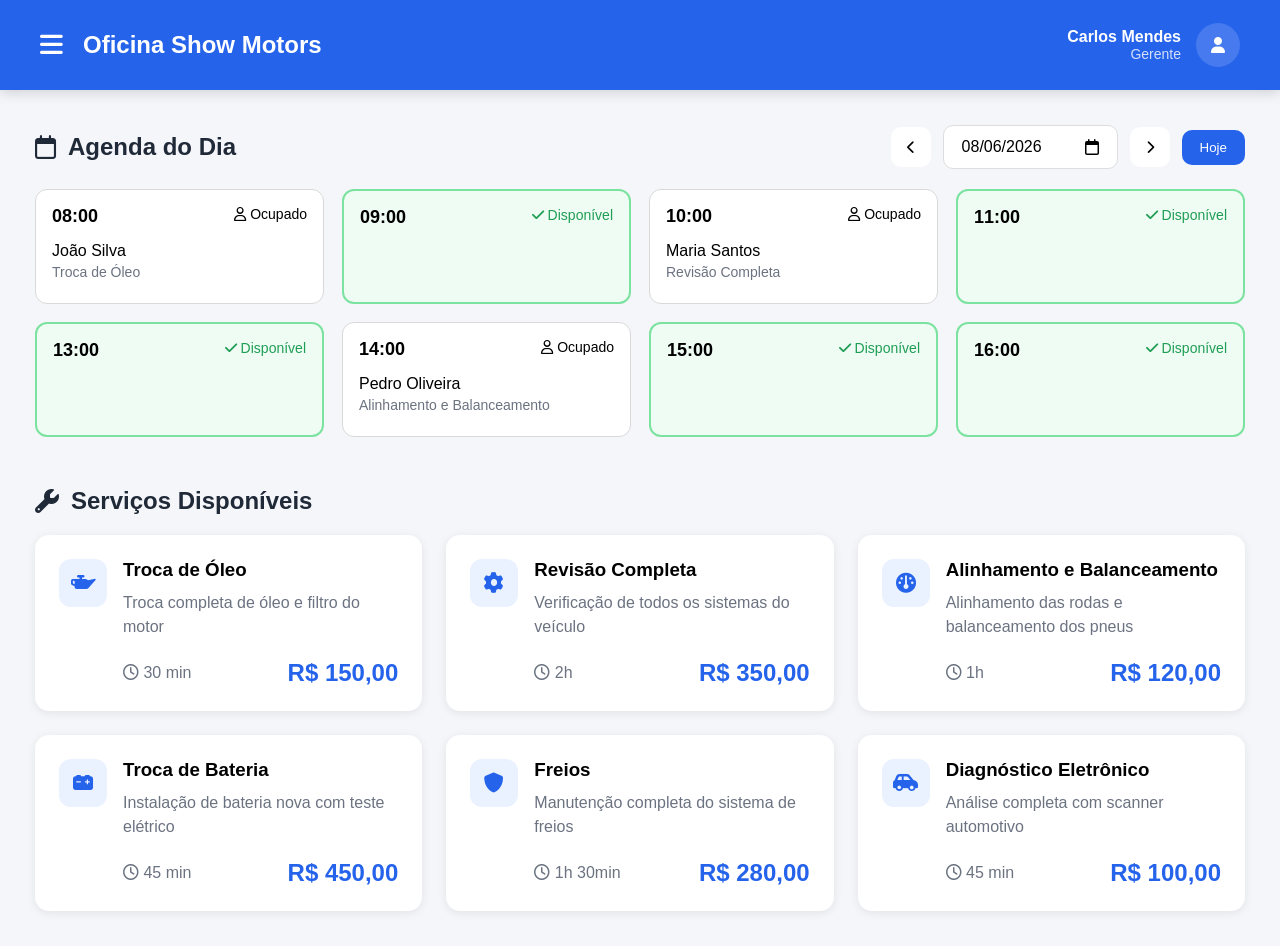
<file: tcc/apresentacao/telas/index.html>
<!DOCTYPE html>
<html lang="pt-BR">
<head>
    <meta charset="UTF-8">
    <meta name="viewport" content="width=device-width, initial-scale=1.0">
    <title>Oficina Show Motors</title>
    <link rel="stylesheet" href="style.css">

    <link rel="stylesheet"
          href="https://cdnjs.cloudflare.com/ajax/libs/font-awesome/6.5.2/css/all.min.css">
</head>
<body>

    <header class="topo">
        <div class="lado-esquerdo">
            <button class="botao-menu">
                <i class="fa-solid fa-bars"></i>
            </button>

            <h1 class="titulo">Oficina Show Motors</h1>
        </div>

        <div class="usuario">
            <div>
                <div class="nome-usuario">Carlos Mendes</div>
                <div class="cargo">Gerente</div>
            </div>

            <div class="foto-usuario">
                <i class="fa-solid fa-user"></i>
            </div>
        </div>
    </header>

    <main class="conteudo">

       <section>

            <div class="cabecalho-secao">
                <h2>
                    <i class="fa-regular fa-calendar"></i>
                    Agenda do Dia
                </h2>

                <div class="controle-data">
                    <button class="btn-data">
                        <i class="fa-solid fa-chevron-left"></i>
                    </button>

                    <div class="campo-data">
                        08/06/2026
                        <i class="fa-regular fa-calendar"></i>
                    </div>

                    <button class="btn-data">
                        <i class="fa-solid fa-chevron-right"></i>
                    </button>

                    <button class="btn-hoje">Hoje</button>
                </div>
            </div>

            <div class="grade-agenda">

                <div class="horario ocupado">
                    <div class="linha-superior">
                        <span class="hora">08:00</span>
                        <span class="status">
                            <i class="fa-regular fa-user"></i>
                            Ocupado
                        </span>
                    </div>

                    <div class="cliente">João Silva</div>
                    <div class="servico">Troca de Óleo</div>
                </div>

                <div class="horario disponivel">
                    <div class="linha-superior">
                        <span class="hora">09:00</span>
                        <span class="status">
                            <i class="fa-solid fa-check"></i>
                            Disponível
                        </span>
                    </div>
                </div>

                <div class="horario ocupado">
                    <div class="linha-superior">
                        <span class="hora">10:00</span>
                        <span class="status">
                            <i class="fa-regular fa-user"></i>
                            Ocupado
                        </span>
                    </div>

                    <div class="cliente">Maria Santos</div>
                    <div class="servico">Revisão Completa</div>
                </div>

                <div class="horario disponivel">
                    <div class="linha-superior">
                        <span class="hora">11:00</span>
                        <span class="status">
                            <i class="fa-solid fa-check"></i>
                            Disponível
                        </span>
                    </div>
                </div>

                <div class="horario disponivel">
                    <div class="linha-superior">
                        <span class="hora">13:00</span>
                        <span class="status">
                            <i class="fa-solid fa-check"></i>
                            Disponível
                        </span>
                    </div>
                </div>

                <div class="horario ocupado">
                    <div class="linha-superior">
                        <span class="hora">14:00</span>
                        <span class="status">
                            <i class="fa-regular fa-user"></i>
                            Ocupado
                        </span>
                    </div>

                    <div class="cliente">Pedro Oliveira</div>
                    <div class="servico">Alinhamento e Balanceamento</div>
                </div>

                <div class="horario disponivel">
                    <div class="linha-superior">
                        <span class="hora">15:00</span>
                        <span class="status">
                            <i class="fa-solid fa-check"></i>
                            Disponível
                        </span>
                    </div>
                </div>

                <div class="horario disponivel">
                    <div class="linha-superior">
                        <span class="hora">16:00</span>
                        <span class="status">
                            <i class="fa-solid fa-check"></i>
                            Disponível
                        </span>
                    </div>
                </div>

            </div>

        </section>

        <section class="secao-servicos">

            <div class="cabecalho-secao">
                <h2>
                    <i class="fa-solid fa-wrench"></i>
                    Serviços Disponíveis
                </h2>
            </div>

            <div class="grade-servicos">

                <div class="card-servico">
                    <div class="icone-servico">
                        <i class="fa-solid fa-oil-can"></i>
                    </div>

                    <div class="info-servico">
                        <h3>Troca de Óleo</h3>
                        <p>Troca completa de óleo e filtro do motor</p>

                        <div class="rodape-servico">
                            <span><i class="fa-regular fa-clock"></i> 30 min</span>
                            <strong>R$ 150,00</strong>
                        </div>
                    </div>
                </div>

                <div class="card-servico">
                    <div class="icone-servico">
                        <i class="fa-solid fa-gear"></i>
                    </div>

                    <div class="info-servico">
                        <h3>Revisão Completa</h3>
                        <p>Verificação de todos os sistemas do veículo</p>

                        <div class="rodape-servico">
                            <span><i class="fa-regular fa-clock"></i> 2h</span>
                            <strong>R$ 350,00</strong>
                        </div>
                    </div>
                </div>

                <div class="card-servico">
                    <div class="icone-servico">
                        <i class="fa-solid fa-gauge"></i>
                    </div>

                    <div class="info-servico">
                        <h3>Alinhamento e Balanceamento</h3>
                        <p>Alinhamento das rodas e balanceamento dos pneus</p>

                        <div class="rodape-servico">
                            <span><i class="fa-regular fa-clock"></i> 1h</span>
                            <strong>R$ 120,00</strong>
                        </div>
                    </div>
                </div>

                <div class="card-servico">
                    <div class="icone-servico">
                        <i class="fa-solid fa-car-battery"></i>
                    </div>

                    <div class="info-servico">
                        <h3>Troca de Bateria</h3>
                        <p>Instalação de bateria nova com teste elétrico</p>

                        <div class="rodape-servico">
                            <span><i class="fa-regular fa-clock"></i> 45 min</span>
                            <strong>R$ 450,00</strong>
                        </div>
                    </div>
                </div>

                <div class="card-servico">
                    <div class="icone-servico">
                        <i class="fa-solid fa-shield"></i>
                    </div>

                    <div class="info-servico">
                        <h3>Freios</h3>
                        <p>Manutenção completa do sistema de freios</p>

                        <div class="rodape-servico">
                            <span><i class="fa-regular fa-clock"></i> 1h 30min</span>
                            <strong>R$ 280,00</strong>
                        </div>
                    </div>
                </div>

                <div class="card-servico">
                    <div class="icone-servico">
                        <i class="fa-solid fa-car-side"></i>
                    </div>

                    <div class="info-servico">
                        <h3>Diagnóstico Eletrônico</h3>
                        <p>Análise completa com scanner automotivo</p>

                        <div class="rodape-servico">
                            <span><i class="fa-regular fa-clock"></i> 45 min</span>
                            <strong>R$ 100,00</strong>
                        </div>
                    </div>
                </div>

            </div>

        </section>

    </main>

</body>
</html>
</file>
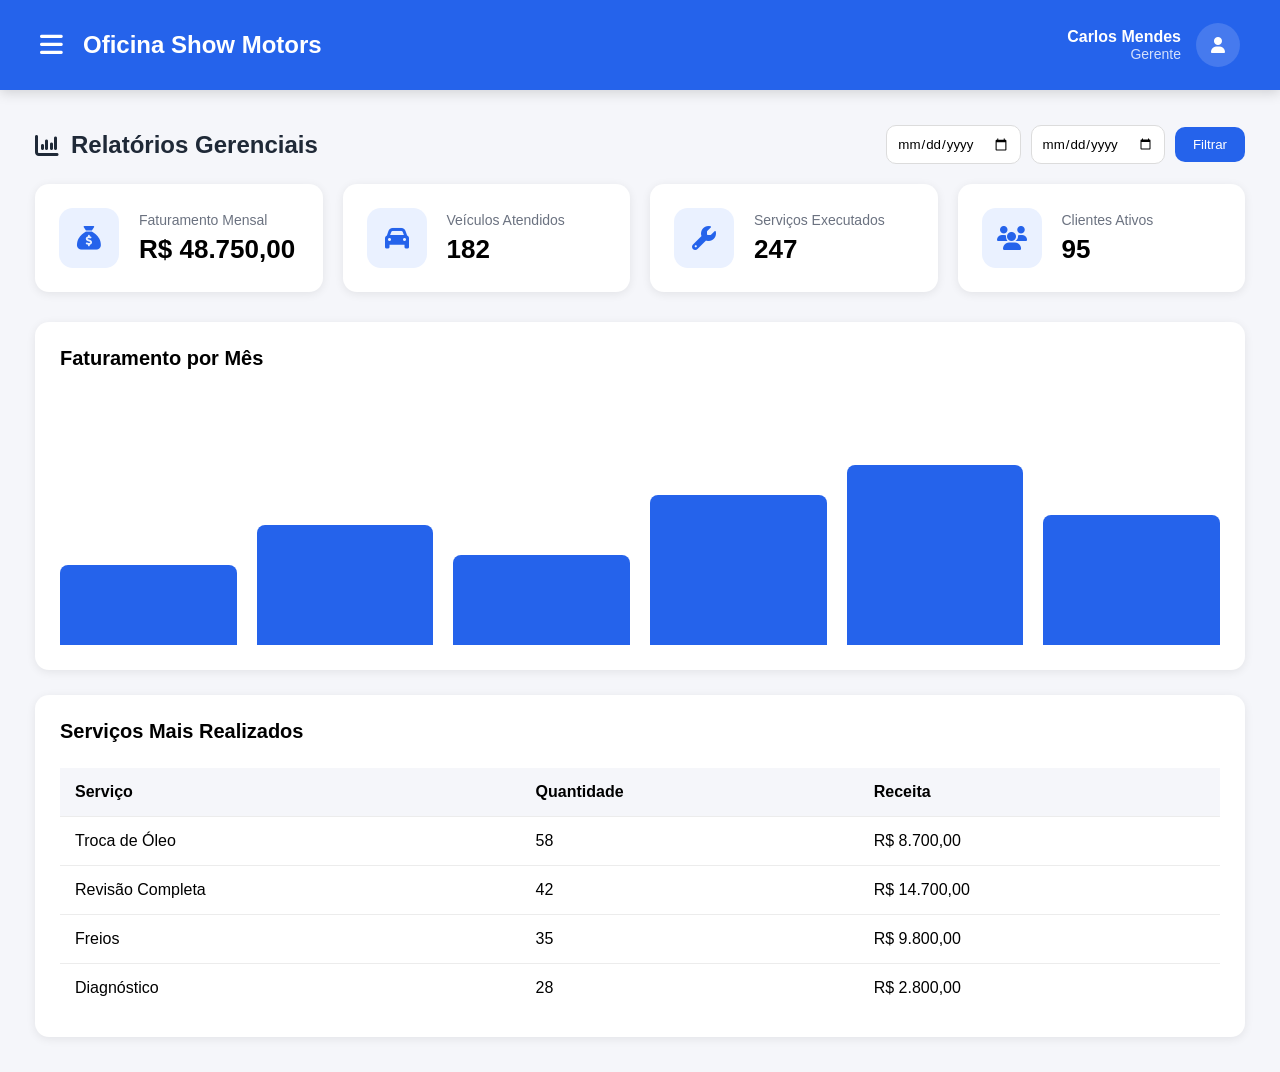
<file: tcc/apresentacao/telas/relatorios.html>
<!DOCTYPE html>
<html lang="pt-BR">

<head>
    <meta charset="UTF-8">
    <meta name="viewport" content="width=device-width, initial-scale=1.0">
    <title>Relatórios - Oficina Show Motors</title>

    <link rel="stylesheet" href="style.css">

    <link rel="stylesheet"
        href="https://cdnjs.cloudflare.com/ajax/libs/font-awesome/6.5.2/css/all.min.css">
</head>

<body>

<header class="topo">

    <div class="lado-esquerdo">

        <button class="botao-menu">
            <i class="fa-solid fa-bars"></i>
        </button>

        <h1 class="titulo">
            Oficina Show Motors
        </h1>

    </div>

    <div class="usuario">

        <div>
            <div class="nome-usuario">
                Carlos Mendes
            </div>

            <div class="cargo">
                Gerente
            </div>
        </div>

        <div class="foto-usuario">
            <i class="fa-solid fa-user"></i>
        </div>

    </div>

</header>

<main class="conteudo">

    <div class="cabecalho-secao">

        <h2>
            <i class="fa-solid fa-chart-column"></i>
            Relatórios Gerenciais
        </h2>

        <div class="filtros-relatorio">

            <input
                type="date"
                class="campo-relatorio">

            <input
                type="date"
                class="campo-relatorio">

            <button class="btn-filtrar">
                Filtrar
            </button>

        </div>

    </div>

    <div class="grade-indicadores">

        <div class="card-indicador">

            <div class="icone-indicador">
                <i class="fa-solid fa-sack-dollar"></i>
            </div>

            <div>
                <span class="titulo-indicador">
                    Faturamento Mensal
                </span>

                <h3>R$ 48.750,00</h3>
            </div>

        </div>

        <div class="card-indicador">

            <div class="icone-indicador">
                <i class="fa-solid fa-car"></i>
            </div>

            <div>
                <span class="titulo-indicador">
                    Veículos Atendidos
                </span>

                <h3>182</h3>
            </div>

        </div>

        <div class="card-indicador">

            <div class="icone-indicador">
                <i class="fa-solid fa-wrench"></i>
            </div>

            <div>
                <span class="titulo-indicador">
                    Serviços Executados
                </span>

                <h3>247</h3>
            </div>

        </div>

        <div class="card-indicador">

            <div class="icone-indicador">
                <i class="fa-solid fa-users"></i>
            </div>

            <div>
                <span class="titulo-indicador">
                    Clientes Ativos
                </span>

                <h3>95</h3>
            </div>

        </div>

    </div>

    <section class="bloco-relatorio">

        <div class="titulo-bloco">
            Faturamento por Mês
        </div>

        <div class="grafico-falso">

            <div class="barra" style="height:80px"></div>
            <div class="barra" style="height:120px"></div>
            <div class="barra" style="height:90px"></div>
            <div class="barra" style="height:150px"></div>
            <div class="barra" style="height:180px"></div>
            <div class="barra" style="height:130px"></div>

        </div>

    </section>

    <section class="bloco-relatorio">

        <div class="titulo-bloco">
            Serviços Mais Realizados
        </div>

        <table class="tabela-relatorio">

            <thead>

                <tr>
                    <th>Serviço</th>
                    <th>Quantidade</th>
                    <th>Receita</th>
                </tr>

            </thead>

            <tbody>

                <tr>
                    <td>Troca de Óleo</td>
                    <td>58</td>
                    <td>R$ 8.700,00</td>
                </tr>

                <tr>
                    <td>Revisão Completa</td>
                    <td>42</td>
                    <td>R$ 14.700,00</td>
                </tr>

                <tr>
                    <td>Freios</td>
                    <td>35</td>
                    <td>R$ 9.800,00</td>
                </tr>

                <tr>
                    <td>Diagnóstico</td>
                    <td>28</td>
                    <td>R$ 2.800,00</td>
                </tr>

            </tbody>

        </table>

    </section>

</main>

</body>
</html>
</file>
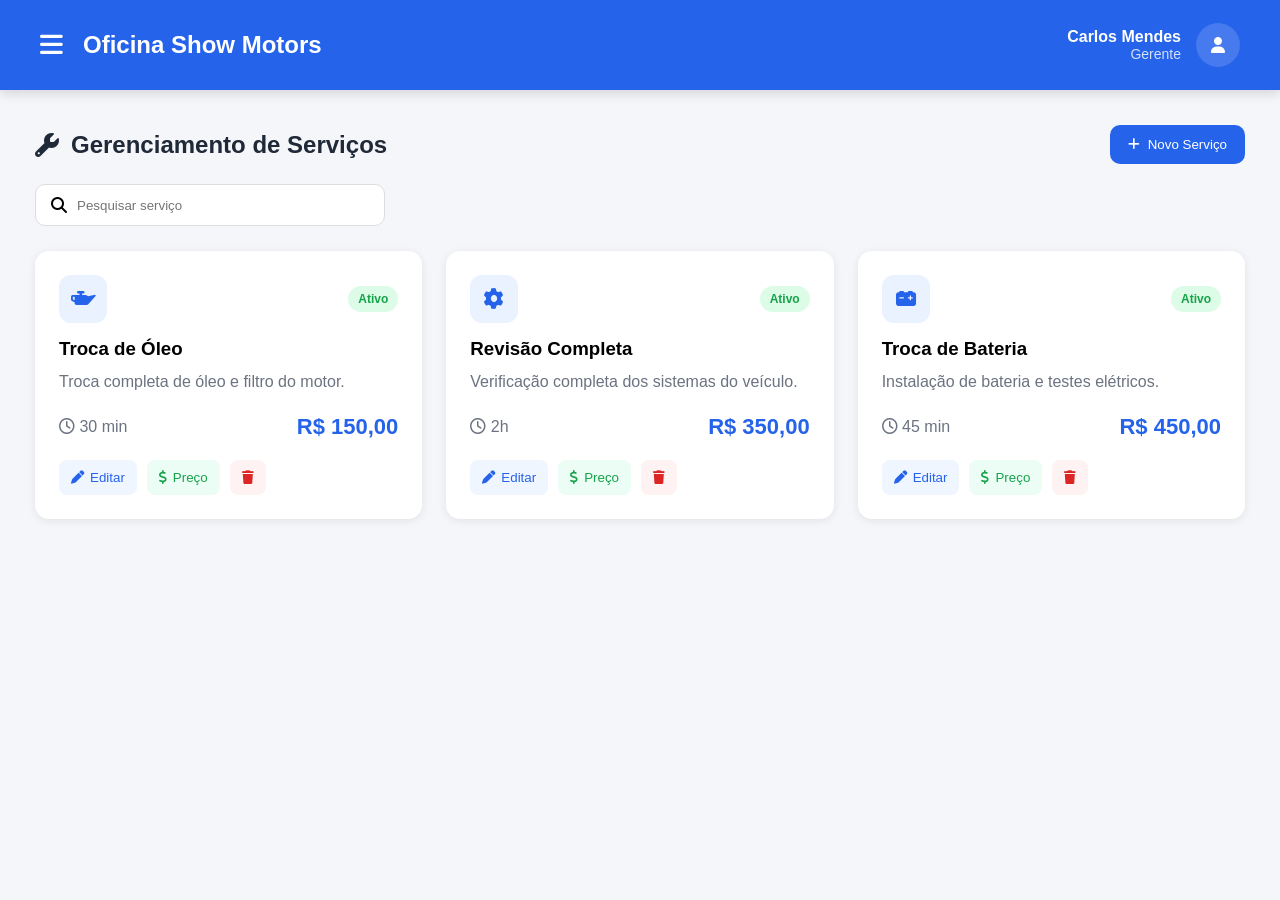
<file: tcc/apresentacao/telas/servicos.html>
<!DOCTYPE html>
<html lang="pt-BR">

<head>
    <meta charset="UTF-8">
    <meta name="viewport" content="width=device-width, initial-scale=1.0">
    <title>Serviços - Oficina Show Motors</title>

    <link rel="stylesheet" href="style.css">

    <link rel="stylesheet"
        href="https://cdnjs.cloudflare.com/ajax/libs/font-awesome/6.5.2/css/all.min.css">
</head>

<body>

    <header class="topo">

        <div class="lado-esquerdo">

            <button class="botao-menu">
                <i class="fa-solid fa-bars"></i>
            </button>

            <h1 class="titulo">
                Oficina Show Motors
            </h1>

        </div>

        <div class="usuario">

            <div>
                <div class="nome-usuario">
                    Carlos Mendes
                </div>

                <div class="cargo">
                    Gerente
                </div>
            </div>

            <div class="foto-usuario">
                <i class="fa-solid fa-user"></i>
            </div>

        </div>

    </header>

    <main class="conteudo">

        <div class="cabecalho-secao">

            <h2>
                <i class="fa-solid fa-wrench"></i>
                Gerenciamento de Serviços
            </h2>

            <button class="btn-novo-servico">
                <i class="fa-solid fa-plus"></i>
                Novo Serviço
            </button>

        </div>

        <div class="barra-filtros">

            <div class="campo-pesquisa">

                <i class="fa-solid fa-magnifying-glass"></i>

                <input
                    type="text"
                    placeholder="Pesquisar serviço">

            </div>

        </div>

        <div class="grade-servicos-admin">

            <div class="card-servico-admin">

                <div class="cabecalho-servico">

                    <div class="icone-servico">
                        <i class="fa-solid fa-oil-can"></i>
                    </div>

                    <span class="status-servico ativo">
                        Ativo
                    </span>

                </div>

                <h3>Troca de Óleo</h3>

                <p>
                    Troca completa de óleo e filtro do motor.
                </p>

                <div class="dados-servico">

                    <span>
                        <i class="fa-regular fa-clock"></i>
                        30 min
                    </span>

                    <strong>
                        R$ 150,00
                    </strong>

                </div>

                <div class="acoes-servico">

                    <button class="btn-editar">
                        <i class="fa-solid fa-pen"></i>
                        Editar
                    </button>

                    <button class="btn-preco">
                        <i class="fa-solid fa-dollar-sign"></i>
                        Preço
                    </button>

                    <button class="btn-excluir">
                        <i class="fa-solid fa-trash"></i>
                    </button>

                </div>

            </div>

            <div class="card-servico-admin">

                <div class="cabecalho-servico">

                    <div class="icone-servico">
                        <i class="fa-solid fa-gear"></i>
                    </div>

                    <span class="status-servico ativo">
                        Ativo
                    </span>

                </div>

                <h3>Revisão Completa</h3>

                <p>
                    Verificação completa dos sistemas do veículo.
                </p>

                <div class="dados-servico">

                    <span>
                        <i class="fa-regular fa-clock"></i>
                        2h
                    </span>

                    <strong>
                        R$ 350,00
                    </strong>

                </div>

                <div class="acoes-servico">

                    <button class="btn-editar">
                        <i class="fa-solid fa-pen"></i>
                        Editar
                    </button>

                    <button class="btn-preco">
                        <i class="fa-solid fa-dollar-sign"></i>
                        Preço
                    </button>

                    <button class="btn-excluir">
                        <i class="fa-solid fa-trash"></i>
                    </button>

                </div>

            </div>

            <div class="card-servico-admin">

                <div class="cabecalho-servico">

                    <div class="icone-servico">
                        <i class="fa-solid fa-car-battery"></i>
                    </div>

                    <span class="status-servico ativo">
                        Ativo
                    </span>

                </div>

                <h3>Troca de Bateria</h3>

                <p>
                    Instalação de bateria e testes elétricos.
                </p>

                <div class="dados-servico">

                    <span>
                        <i class="fa-regular fa-clock"></i>
                        45 min
                    </span>

                    <strong>
                        R$ 450,00
                    </strong>

                </div>

                <div class="acoes-servico">

                    <button class="btn-editar">
                        <i class="fa-solid fa-pen"></i>
                        Editar
                    </button>

                    <button class="btn-preco">
                        <i class="fa-solid fa-dollar-sign"></i>
                        Preço
                    </button>

                    <button class="btn-excluir">
                        <i class="fa-solid fa-trash"></i>
                    </button>

                </div>

            </div>

        </div>

    </main>

</body>
</html>
</file>
<file: tcc/apresentacao/telas/style.css>
* {
    margin: 0;
    padding: 0;
    box-sizing: border-box;
    font-family: "Segoe UI", sans-serif;
}

body {
    background: #f5f6fa;
}

.topo {
    height: 90px;
    background: #2563eb;
    color: white;

    display: flex;
    justify-content: space-between;
    align-items: center;

    padding: 0 40px;

    box-shadow: 0 3px 12px rgba(0,0,0,.15);
}

.lado-esquerdo {
    display: flex;
    align-items: center;
    gap: 20px;
}

.botao-menu {
    border: none;
    background: transparent;
    color: white;
    font-size: 26px;
    cursor: pointer;
}

.titulo {
    font-size: 24px;
    font-weight: 700;
}

.usuario {
    display: flex;
    align-items: center;
    gap: 15px;
}

.nome-usuario {
    font-weight: 600;
    text-align: right;
}

.cargo {
    text-align: right;
    font-size: 14px;
    opacity: .8;
}

.foto-usuario {
    width: 44px;
    height: 44px;
    border-radius: 50%;
    background: rgba(255,255,255,.15);

    display: flex;
    justify-content: center;
    align-items: center;
}

.conteudo {
    max-width: 1250px;
    margin: 35px auto;
    padding: 0 20px;
}

.cabecalho-secao {
    display: flex;
    justify-content: space-between;
    align-items: center;

    margin-bottom: 20px;
}

.cabecalho-secao h2 {
    color: #1f2937;
    display: flex;
    align-items: center;
    gap: 12px;
}

.controle-data {
    display: flex;
    align-items: center;
    gap: 12px;
}

.btn-data,
.btn-hoje {
    border: none;
    cursor: pointer;
}

.btn-data {
    width: 40px;
    height: 40px;
    background: white;
    border-radius: 10px;
}

.btn-hoje {
    background: #2563eb;
    color: white;
    padding: 10px 18px;
    border-radius: 10px;
}

.campo-data {
    background: white;
    border: 1px solid #ddd;
    border-radius: 10px;

    min-width: 175px;

    padding: 12px 18px;

    display: flex;
    justify-content: space-between;
    align-items: center;
}

.grade-agenda {
    display: grid;
    grid-template-columns: repeat(4, 1fr);
    gap: 18px;
}

.horario {
    height: 115px;

    border-radius: 12px;
    background: white;

    padding: 16px;
}

.ocupado {
    border: 1px solid #d9d9d9;
}

.disponivel {
    background: #eefcf3;
    border: 2px solid #7be29f;
}

.linha-superior {
    display: flex;
    justify-content: space-between;
    margin-bottom: 15px;
}

.hora {
    font-size: 18px;
    font-weight: 700;
}

.status {
    font-size: 14px;
}

.disponivel .status {
    color: #1f9d55;
}

.cliente {
    font-weight: 500;
    margin-bottom: 4px;
}

.servico {
    color: #6b7280;
    font-size: 14px;
}

.secao-servicos {
    margin-top: 50px;
}

.grade-servicos {
    display: grid;
    grid-template-columns: repeat(3, 1fr);
    gap: 24px;
}

.card-servico {
    background: white;
    border-radius: 14px;
    padding: 24px;

    display: flex;
    gap: 16px;

    box-shadow: 0 2px 10px rgba(0,0,0,.08);
}

.icone-servico {
    min-width: 48px;
    height: 48px;

    border-radius: 12px;
    background: #eaf1ff;

    color: #2563eb;
    font-size: 20px;

    display: flex;
    justify-content: center;
    align-items: center;
}

.info-servico {
    flex: 1;
}

.info-servico h3 {
    margin-bottom: 10px;
}

.info-servico p {
    color: #6b7280;
    margin-bottom: 20px;
    line-height: 1.5;
}

.rodape-servico {
    display: flex;
    justify-content: space-between;
    align-items: center;
}

.rodape-servico span {
    color: #6b7280;
}

.rodape-servico strong {
    color: #2563eb;
    font-size: 24px;
}

.secao-servicos-gerenciamento {
    margin-top: 20px;
}

.btn-novo-servico {
    border: none;
    background: #2563eb;
    color: white;

    padding: 12px 18px;

    border-radius: 10px;
    cursor: pointer;

    display: flex;
    align-items: center;
    gap: 8px;
}

.barra-filtros {
    margin-bottom: 25px;
}

.campo-pesquisa {
    background: white;

    width: 350px;

    display: flex;
    align-items: center;
    gap: 10px;

    padding: 12px 15px;

    border-radius: 10px;

    border: 1px solid #ddd;
}

.campo-pesquisa input {
    border: none;
    outline: none;
    width: 100%;
}

.grade-servicos-admin {
    display: grid;
    grid-template-columns: repeat(3, 1fr);
    gap: 24px;
}

.card-servico-admin {
    background: white;

    border-radius: 14px;

    padding: 24px;

    box-shadow: 0 2px 10px rgba(0,0,0,.08);
}

.cabecalho-servico {
    display: flex;
    justify-content: space-between;
    align-items: center;

    margin-bottom: 15px;
}

.status-servico {
    padding: 6px 10px;
    border-radius: 30px;
    font-size: 12px;
    font-weight: 600;
}

.status-servico.ativo {
    background: #dcfce7;
    color: #16a34a;
}

.card-servico-admin h3 {
    margin-bottom: 10px;
}

.card-servico-admin p {
    color: #6b7280;
    margin-bottom: 20px;
    line-height: 1.5;
}

.dados-servico {
    display: flex;
    justify-content: space-between;
    align-items: center;

    margin-bottom: 20px;
}

.dados-servico span {
    color: #6b7280;
}

.dados-servico strong {
    color: #2563eb;
    font-size: 22px;
}

.acoes-servico {
    display: flex;
    gap: 10px;
}

.btn-editar,
.btn-preco,
.btn-excluir {

    border: none;
    cursor: pointer;
    border-radius: 8px;
    padding: 10px 12px;

    display: flex;
    align-items: center;
    gap: 6px;
}

.btn-editar {
    background: #eff6ff;
    color: #2563eb;
}

.btn-preco {
    background: #ecfdf5;
    color: #16a34a;
}

.btn-excluir {
    background: #fef2f2;
    color: #dc2626;
}

.filtros-relatorio{
    display:flex;
    gap:10px;
    align-items:center;
}

.campo-relatorio{
    padding:10px;
    border:1px solid #dcdcdc;
    border-radius:10px;
}

.btn-filtrar{
    border:none;
    background:#2563eb;
    color:white;
    padding:10px 18px;
    border-radius:10px;
    cursor:pointer;
}

.grade-indicadores{
    display:grid;
    grid-template-columns:repeat(4,1fr);
    gap:20px;
    margin-bottom:30px;
}

.card-indicador{
    background:white;
    border-radius:14px;
    padding:24px;

    display:flex;
    align-items:center;
    gap:20px;

    box-shadow:0 2px 10px rgba(0,0,0,.08);
}

.icone-indicador{
    width:60px;
    height:60px;

    border-radius:14px;

    background:#eaf1ff;
    color:#2563eb;

    display:flex;
    align-items:center;
    justify-content:center;

    font-size:24px;
}

.titulo-indicador{
    color:#6b7280;
    font-size:14px;
}

.card-indicador h3{
    margin-top:5px;
    font-size:26px;
}

.bloco-relatorio{
    background:white;

    border-radius:14px;

    padding:25px;

    margin-bottom:25px;

    box-shadow:0 2px 10px rgba(0,0,0,.08);
}

.titulo-bloco{
    font-size:20px;
    font-weight:600;

    margin-bottom:25px;
}

.grafico-falso{
    height:250px;

    display:flex;
    align-items:flex-end;
    gap:20px;
}

.barra{
    flex:1;
    background:#2563eb;
    border-radius:8px 8px 0 0;
}

.tabela-relatorio{
    width:100%;
    border-collapse:collapse;
}

.tabela-relatorio th{
    background:#f5f6fa;
    text-align:left;
    padding:15px;
}

.tabela-relatorio td{
    padding:15px;
    border-top:1px solid #ececec;
}


@media(max-width: 1100px){

    .grade-agenda {
        grid-template-columns: repeat(2, 1fr);
    }

    .grade-servicos {
        grid-template-columns: repeat(2, 1fr);
    }

    .grade-servicos-admin{
        grid-template-columns: repeat(2,1fr);
    }

    .grade-indicadores{
        grid-template-columns:repeat(2,1fr);
    }
}

@media(max-width: 700px){

    .topo {
        padding: 20px;
    }

    .cabecalho-secao {
        flex-direction: column;
        align-items: flex-start;
        gap: 15px;
    }

    .grade-agenda,
    .grade-servicos {
        grid-template-columns: 1fr;
    }

    .grade-servicos-admin{
        grid-template-columns: 1fr;
    }

    .campo-pesquisa{
        width:100%;
    }

    .grade-indicadores{
        grid-template-columns:1fr;
    }

    .filtros-relatorio{
        flex-direction:column;
        align-items:stretch;
    }

}
</file>
